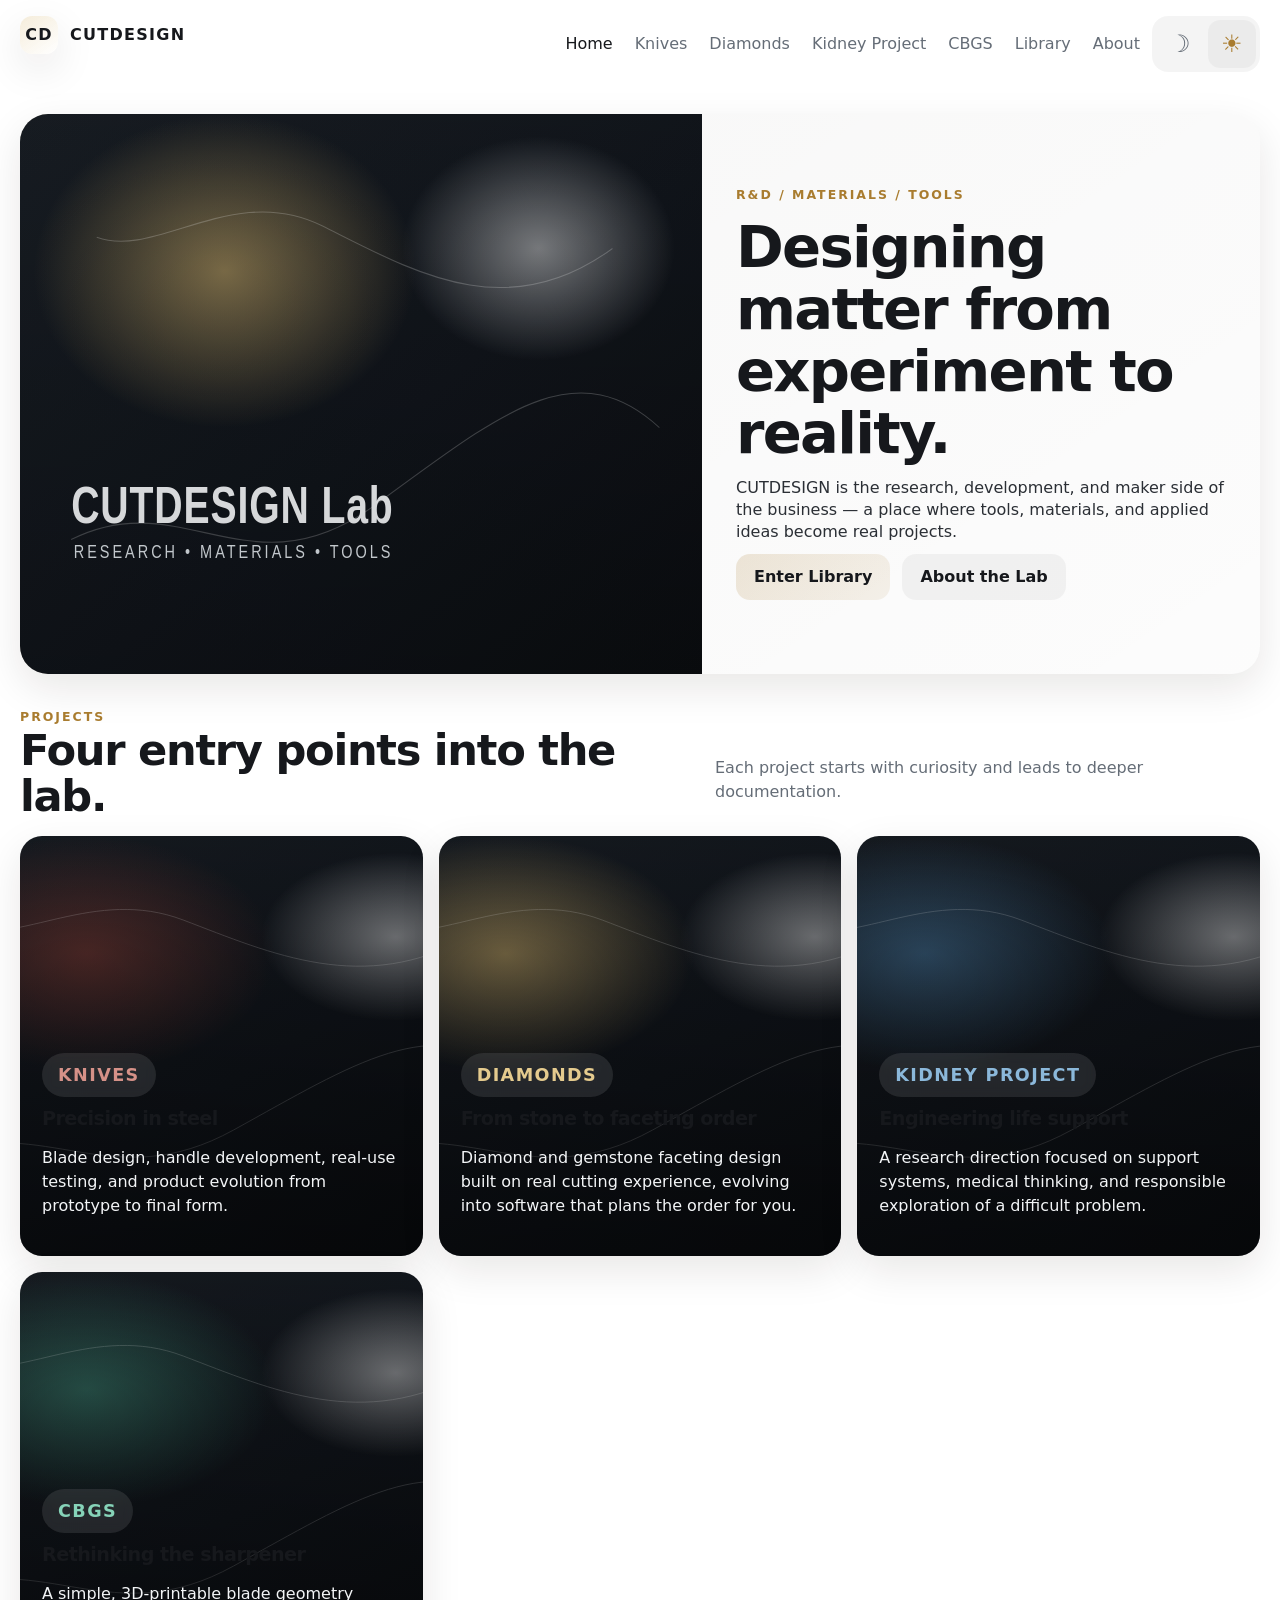
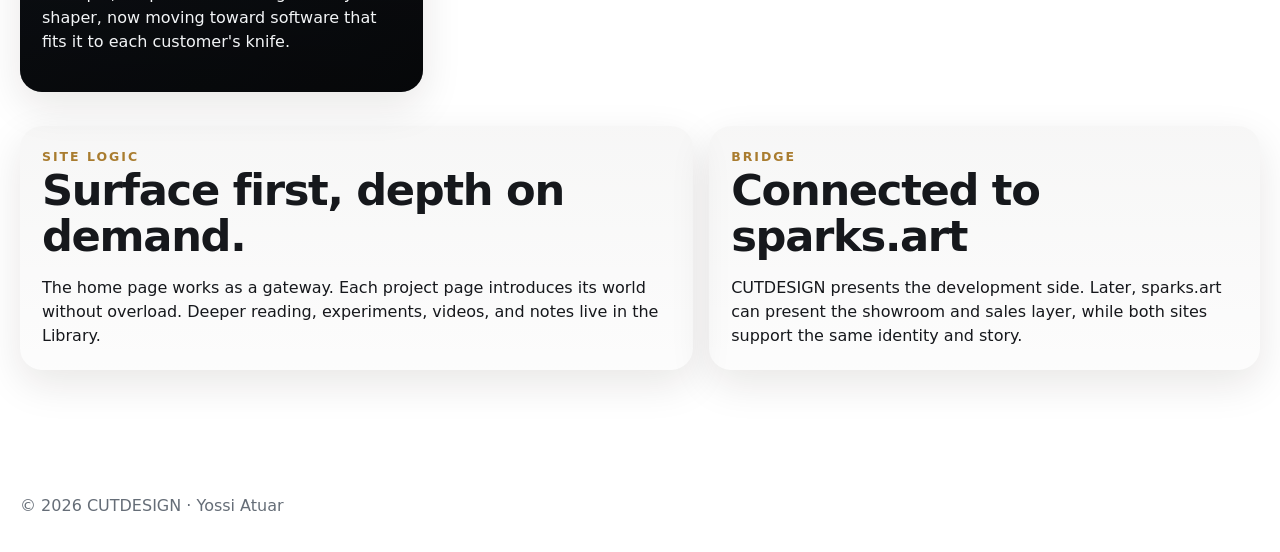
<file: index.html>
<!DOCTYPE html>
<html lang="en">
<head>
  <meta charset="UTF-8">
  <script>
    (function () {
      try {
        if (localStorage.getItem('cutdesign-theme') === 'dark') {
          document.documentElement.setAttribute('data-theme', 'dark');
        }
      } catch (e) {}
    })();
  </script>
  <meta name="viewport" content="width=device-width, initial-scale=1.0">
  <meta name="description" content="CUTDESIGN — research, development, and maker projects across knives, diamonds, and experimental directions.">
  <title>CUTDESIGN</title>
  <link rel="stylesheet" href="assets/css/styles.css">
  <link rel="icon" type="image/svg+xml" href="assets/images/favicon.svg">
</head>
<body data-page="home">
  <header class="site-header">
    <div class="container header-inner">
      <a href="index.html" class="brand" data-nav="home">
        <span class="brand-mark">CD</span>
        <span>CUTDESIGN</span>
      </a>
      <div class="nav-cluster">
        <button class="nav-toggle" aria-label="Toggle navigation" aria-expanded="false" aria-controls="siteNav" id="navToggle">Menu</button>
        <nav class="site-nav" id="siteNav">
          <a href="index.html" data-nav="home">Home</a>
          <a href="knives.html" data-nav="knives">Knives</a>
          <a href="diamonds.html" data-nav="diamonds">Diamonds</a>
          <a href="kidney.html" data-nav="kidney">Kidney Project</a>
          <a href="cbgs.html" data-nav="cbgs">CBGS</a>
          <a href="library.html" data-nav="library">Library</a>
          <a href="about.html" data-nav="about">About</a>
        </nav>
        <div class="theme-toggle" id="themeToggle" role="group" aria-label="Theme">
          <button class="theme-option" type="button" data-theme-choice="dark" aria-pressed="false" aria-label="Dark theme">
            <span aria-hidden="true">&#9789;</span>
          </button>
          <button class="theme-option" type="button" data-theme-choice="light" aria-pressed="true" aria-label="Light theme">
            <span aria-hidden="true">&#9728;</span>
          </button>
        </div>
      </div>
    </div>
  </header>
  <main class="page">

    <div class="container">
      <div class="hero">
        <div class="hero-grid">
          <div class="hero-media">
            <img class="media-img" src="assets/images/home-hero.svg" alt="CUTDESIGN research and development workspace with tools and materials" loading="eager" decoding="async">
          </div>
          <div class="hero-copy">
            <div class="eyebrow">R&D / Materials / Tools</div>
            <h1>Designing matter from experiment to reality.</h1>
            <p class="lead">CUTDESIGN is the research, development, and maker side of the business — a place where tools, materials, and applied ideas become real projects.</p>
            <div class="actions">
              <a class="btn primary" href="library.html">Enter Library</a>
              <a class="btn" href="about.html">About the Lab</a>
            </div>
          </div>
        </div>
      </div>

      <section class="section">
        <div class="section-header">
          <div>
            <div class="eyebrow">Projects</div>
            <h2>Four entry points into the lab.</h2>
          </div>
          <p class="muted">Each project starts with curiosity and leads to deeper documentation.</p>
        </div>
        <div class="project-grid">
          <a class="card project-card" href="knives.html" aria-label="Open Knives project page">
            <img class="media-img" src="assets/images/project-knives.svg" alt="Chef knife prototype displayed in a dramatic studio setting" loading="lazy" decoding="async">
            <span class="tag accent-knife">Knives</span>
            <h3>Precision in steel</h3>
            <p>Blade design, handle development, real-use testing, and product evolution from prototype to final form.</p>
          </a>
          <a class="card project-card" href="diamonds.html" aria-label="Open Diamonds project page">
            <img class="media-img" src="assets/images/project-diamonds.svg" alt="Diamond material and precision work environment" loading="lazy" decoding="async">
            <span class="tag accent-diamond">Diamonds</span>
            <h3>From stone to faceting order</h3>
            <p>Diamond and gemstone faceting design built on real cutting experience, evolving into software that plans the order for you.</p>
          </a>
          <a class="card project-card" href="kidney.html" aria-label="Open Kidney Project page">
            <img class="media-img" src="assets/images/project-kidney.svg" alt="Clean medical research visual representing kidney support system exploration" loading="lazy" decoding="async">
            <span class="tag accent-kidney">Kidney Project</span>
            <h3>Engineering life support</h3>
            <p>A research direction focused on support systems, medical thinking, and responsible exploration of a difficult problem.</p>
          </a>
          <a class="card project-card" href="cbgs.html" aria-label="Open CBGS project page">
            <img class="media-img" src="assets/images/project-cbgs.svg" alt="CBGS sharpening jig and blade geometry visual" loading="lazy" decoding="async">
            <span class="tag accent-cbgs">CBGS</span>
            <h3>Rethinking the sharpener</h3>
            <p>A simple, 3D-printable blade geometry shaper, now moving toward software that fits it to each customer's knife.</p>
          </a>
        </div>
      </section>

      <section class="section split">
        <div class="panel">
          <div class="eyebrow">Site Logic</div>
          <h2>Surface first, depth on demand.</h2>
          <p>The home page works as a gateway. Each project page introduces its world without overload. Deeper reading, experiments, videos, and notes live in the Library.</p>
        </div>
        <div class="panel">
          <div class="eyebrow">Bridge</div>
          <h2>Connected to sparks.art</h2>
          <p>CUTDESIGN presents the development side. Later, sparks.art can present the showroom and sales layer, while both sites support the same identity and story.</p>
        </div>
      </section>
    </div>
  </main>
  <footer class="footer">
    <div class="container">&copy; 2026 CUTDESIGN · Yossi Atuar</div>
  </footer>
  <script src="assets/js/site.js"></script>
</body>
</html>
</file>
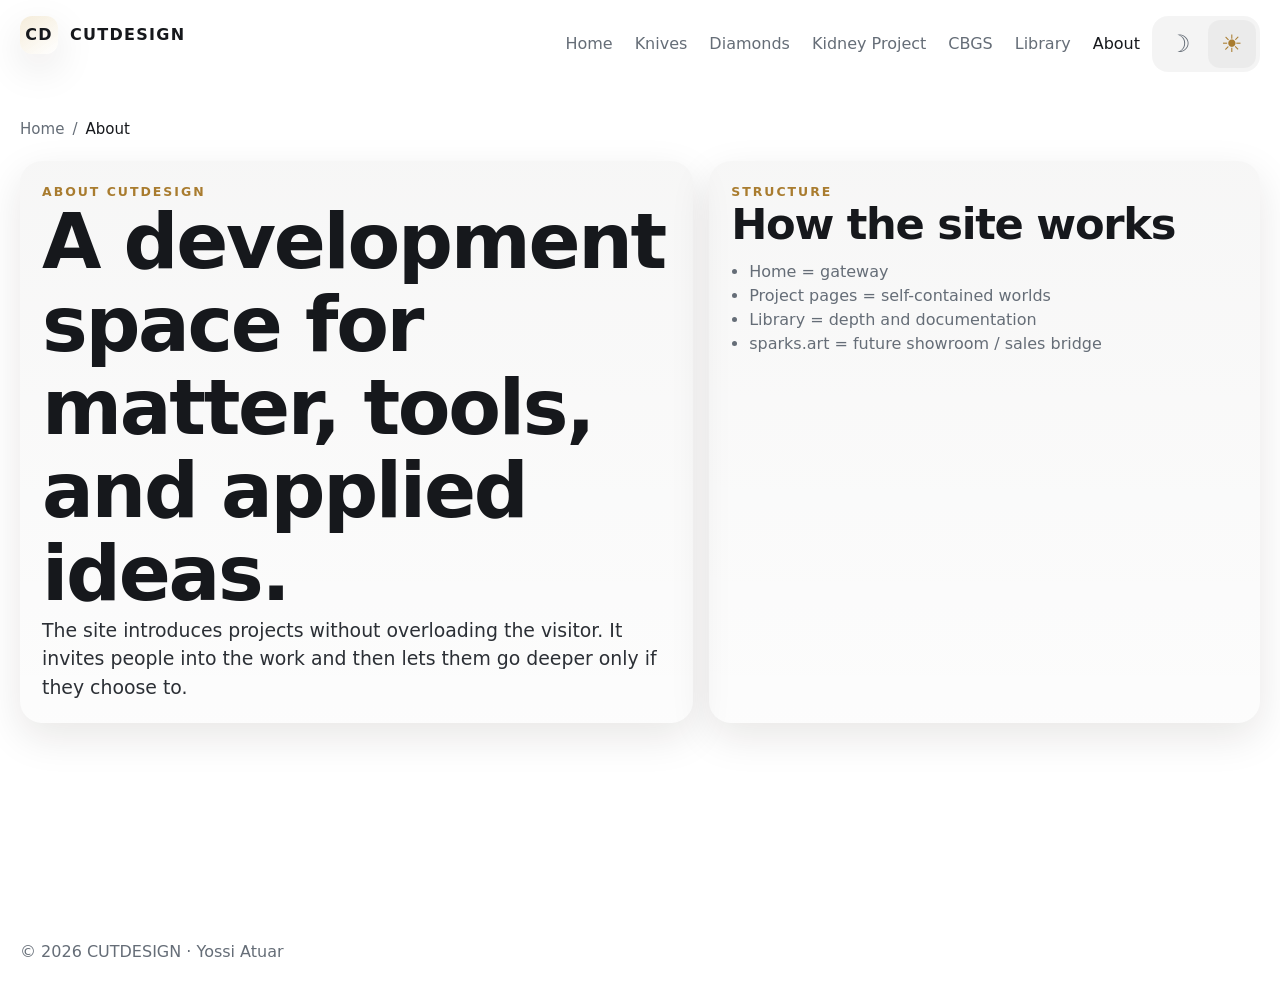
<file: about.html>
<!DOCTYPE html>
<html lang="en">
<head>
  <meta charset="UTF-8">
  <script>
    (function () {
      try {
        if (localStorage.getItem('cutdesign-theme') === 'dark') {
          document.documentElement.setAttribute('data-theme', 'dark');
        }
      } catch (e) {}
    })();
  </script>
  <meta name="viewport" content="width=device-width, initial-scale=1.0">
  <meta name="description" content="CUTDESIGN — research, development, and maker projects across knives, diamonds, and experimental directions.">
  <title>CUTDESIGN — About</title>
  <link rel="stylesheet" href="assets/css/styles.css">
  <link rel="icon" type="image/svg+xml" href="assets/images/favicon.svg">
</head>
<body data-page="about">
  <header class="site-header">
    <div class="container header-inner">
      <a href="index.html" class="brand" data-nav="home">
        <span class="brand-mark">CD</span>
        <span>CUTDESIGN</span>
      </a>
      <div class="nav-cluster">
        <button class="nav-toggle" aria-label="Toggle navigation" aria-expanded="false" aria-controls="siteNav" id="navToggle">Menu</button>
        <nav class="site-nav" id="siteNav">
          <a href="index.html" data-nav="home">Home</a>
          <a href="knives.html" data-nav="knives">Knives</a>
          <a href="diamonds.html" data-nav="diamonds">Diamonds</a>
          <a href="kidney.html" data-nav="kidney">Kidney Project</a>
          <a href="cbgs.html" data-nav="cbgs">CBGS</a>
          <a href="library.html" data-nav="library">Library</a>
          <a href="about.html" data-nav="about">About</a>
        </nav>
        <div class="theme-toggle" id="themeToggle" role="group" aria-label="Theme">
          <button class="theme-option" type="button" data-theme-choice="dark" aria-pressed="false" aria-label="Dark theme">
            <span aria-hidden="true">&#9789;</span>
          </button>
          <button class="theme-option" type="button" data-theme-choice="light" aria-pressed="true" aria-label="Light theme">
            <span aria-hidden="true">&#9728;</span>
          </button>
        </div>
      </div>
    </div>
  </header>
  <main class="page">

    <div class="container">
      <nav class="breadcrumb">
        <a href="index.html">Home</a><span>/</span><span class="current">About</span>
      </nav>
      <div class="split">
        <div class="panel">
          <div class="eyebrow">About CUTDESIGN</div>
          <h1>A development space for matter, tools, and applied ideas.</h1>
          <p class="lead">The site introduces projects without overloading the visitor. It invites people into the work and then lets them go deeper only if they choose to.</p>
        </div>
        <div class="panel">
          <div class="eyebrow">Structure</div>
          <h2>How the site works</h2>
          <ul class="muted" style="padding-left: 18px; margin: 12px 0 0;">
            <li>Home = gateway</li>
            <li>Project pages = self-contained worlds</li>
            <li>Library = depth and documentation</li>
            <li>sparks.art = future showroom / sales bridge</li>
          </ul>
        </div>
      </div>
    </div>
  </main>
  <footer class="footer">
    <div class="container">&copy; 2026 CUTDESIGN · Yossi Atuar</div>
  </footer>
  <script src="assets/js/site.js"></script>
</body>
</html>
</file>
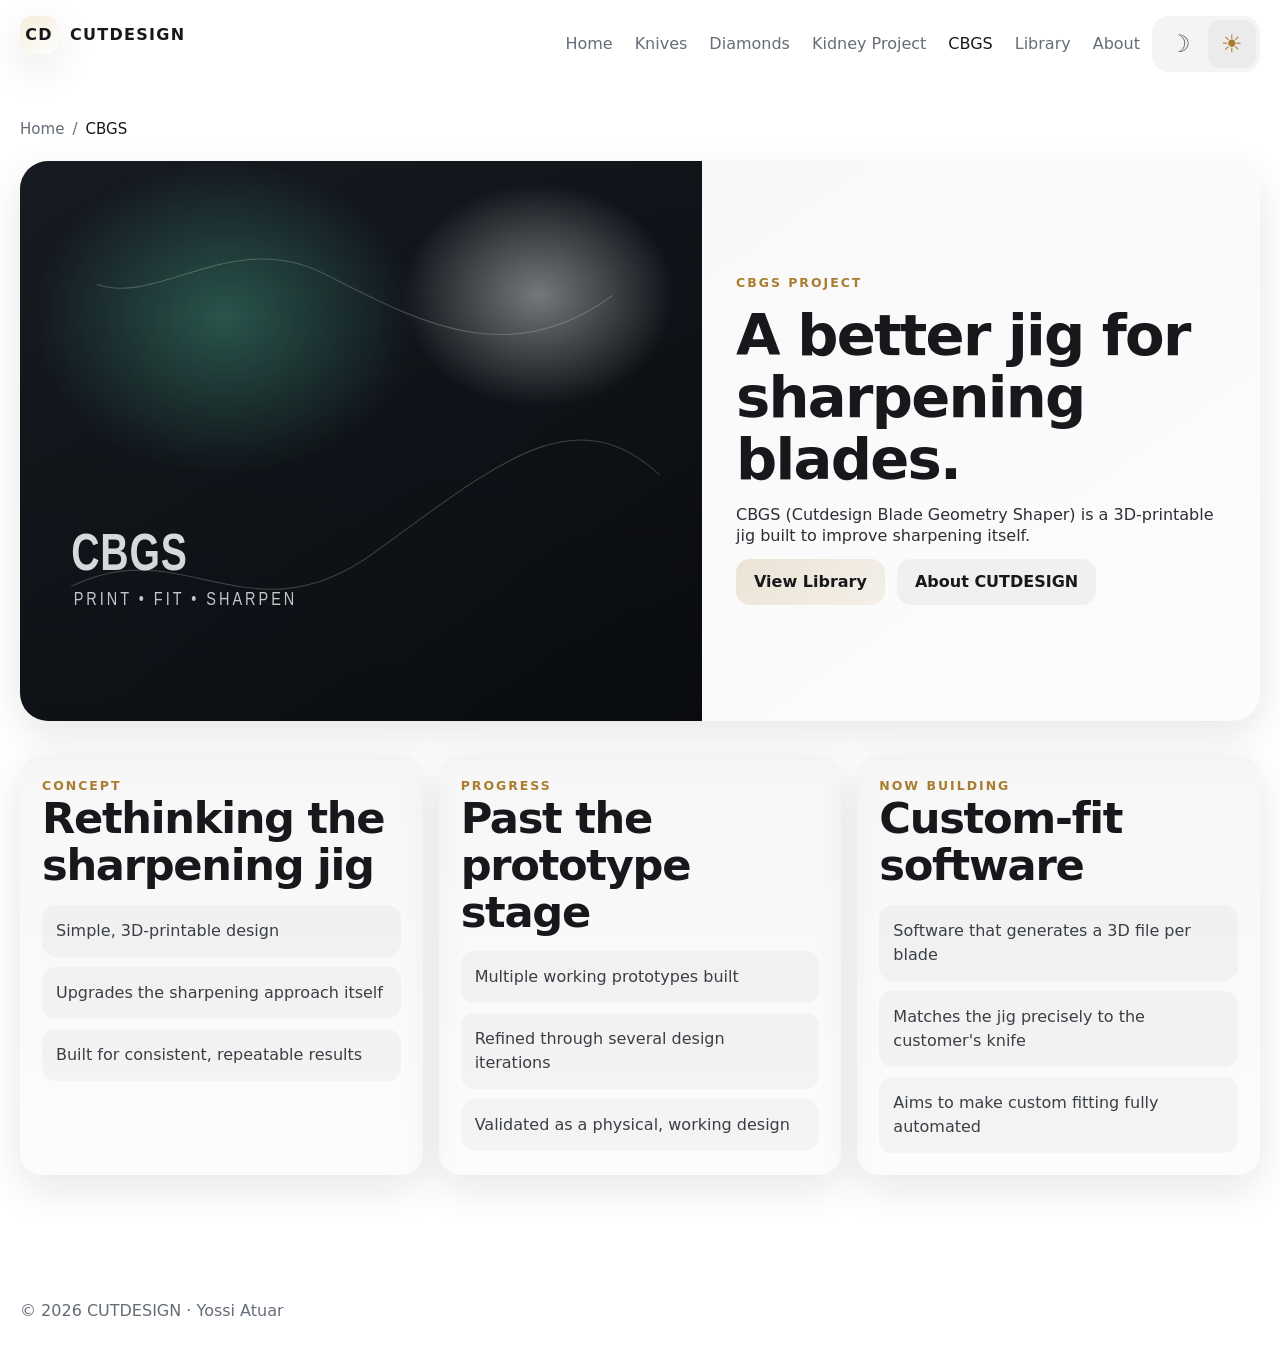
<file: cbgs.html>
<!DOCTYPE html>
<html lang="en">
<head>
  <meta charset="UTF-8">
  <script>
    (function () {
      try {
        if (localStorage.getItem('cutdesign-theme') === 'dark') {
          document.documentElement.setAttribute('data-theme', 'dark');
        }
      } catch (e) {}
    })();
  </script>
  <meta name="viewport" content="width=device-width, initial-scale=1.0">
  <meta name="description" content="CUTDESIGN — research, development, and maker projects across knives, diamonds, and experimental directions.">
  <title>CUTDESIGN — CBGS</title>
  <link rel="stylesheet" href="assets/css/styles.css">
  <link rel="icon" type="image/svg+xml" href="assets/images/favicon.svg">
</head>
<body data-page="cbgs">
  <header class="site-header">
    <div class="container header-inner">
      <a href="index.html" class="brand" data-nav="home">
        <span class="brand-mark">CD</span>
        <span>CUTDESIGN</span>
      </a>
      <div class="nav-cluster">
        <button class="nav-toggle" aria-label="Toggle navigation" aria-expanded="false" aria-controls="siteNav" id="navToggle">Menu</button>
        <nav class="site-nav" id="siteNav">
          <a href="index.html" data-nav="home">Home</a>
          <a href="knives.html" data-nav="knives">Knives</a>
          <a href="diamonds.html" data-nav="diamonds">Diamonds</a>
          <a href="kidney.html" data-nav="kidney">Kidney Project</a>
          <a href="cbgs.html" data-nav="cbgs">CBGS</a>
          <a href="library.html" data-nav="library">Library</a>
          <a href="about.html" data-nav="about">About</a>
        </nav>
        <div class="theme-toggle" id="themeToggle" role="group" aria-label="Theme">
          <button class="theme-option" type="button" data-theme-choice="dark" aria-pressed="false" aria-label="Dark theme">
            <span aria-hidden="true">&#9789;</span>
          </button>
          <button class="theme-option" type="button" data-theme-choice="light" aria-pressed="true" aria-label="Light theme">
            <span aria-hidden="true">&#9728;</span>
          </button>
        </div>
      </div>
    </div>
  </header>
  <main class="page">

    <div class="container">
      <nav class="breadcrumb">
        <a href="index.html">Home</a><span>/</span><span class="current">CBGS</span>
      </nav>
      <div class="hero">
        <div class="hero-grid">
          <div class="hero-media">
            <img class="media-img" src="assets/images/cbgs-hero.svg" alt="CBGS blade geometry shaper hero image" loading="eager" decoding="async">
          </div>
          <div class="hero-copy">
            <div class="eyebrow">CBGS Project</div>
            <h1>A better jig for sharpening blades.</h1>
            <p class="lead">CBGS (Cutdesign Blade Geometry Shaper) is a 3D-printable jig built to improve sharpening itself.</p>
            <div class="actions">
              <a class="btn primary" href="library.html">View Library</a>
              <a class="btn" href="about.html">About CUTDESIGN</a>
            </div>
          </div>
        </div>
      </div>
      <section class="section card-grid">
        <div class="card list-block">
          <div class="eyebrow">Concept</div>
          <h2>Rethinking the sharpening jig</h2>
          <ul>
            <li>Simple, 3D-printable design</li>
            <li>Upgrades the sharpening approach itself</li>
            <li>Built for consistent, repeatable results</li>
          </ul>
        </div>
        <div class="card list-block">
          <div class="eyebrow">Progress</div>
          <h2>Past the prototype stage</h2>
          <ul>
            <li>Multiple working prototypes built</li>
            <li>Refined through several design iterations</li>
            <li>Validated as a physical, working design</li>
          </ul>
        </div>
        <div class="card list-block">
          <div class="eyebrow">Now Building</div>
          <h2>Custom-fit software</h2>
          <ul>
            <li>Software that generates a 3D file per blade</li>
            <li>Matches the jig precisely to the customer's knife</li>
            <li>Aims to make custom fitting fully automated</li>
          </ul>
        </div>
      </section>
    </div>
  </main>
  <footer class="footer">
    <div class="container">&copy; 2026 CUTDESIGN · Yossi Atuar</div>
  </footer>
  <script src="assets/js/site.js"></script>
</body>
</html>
</file>
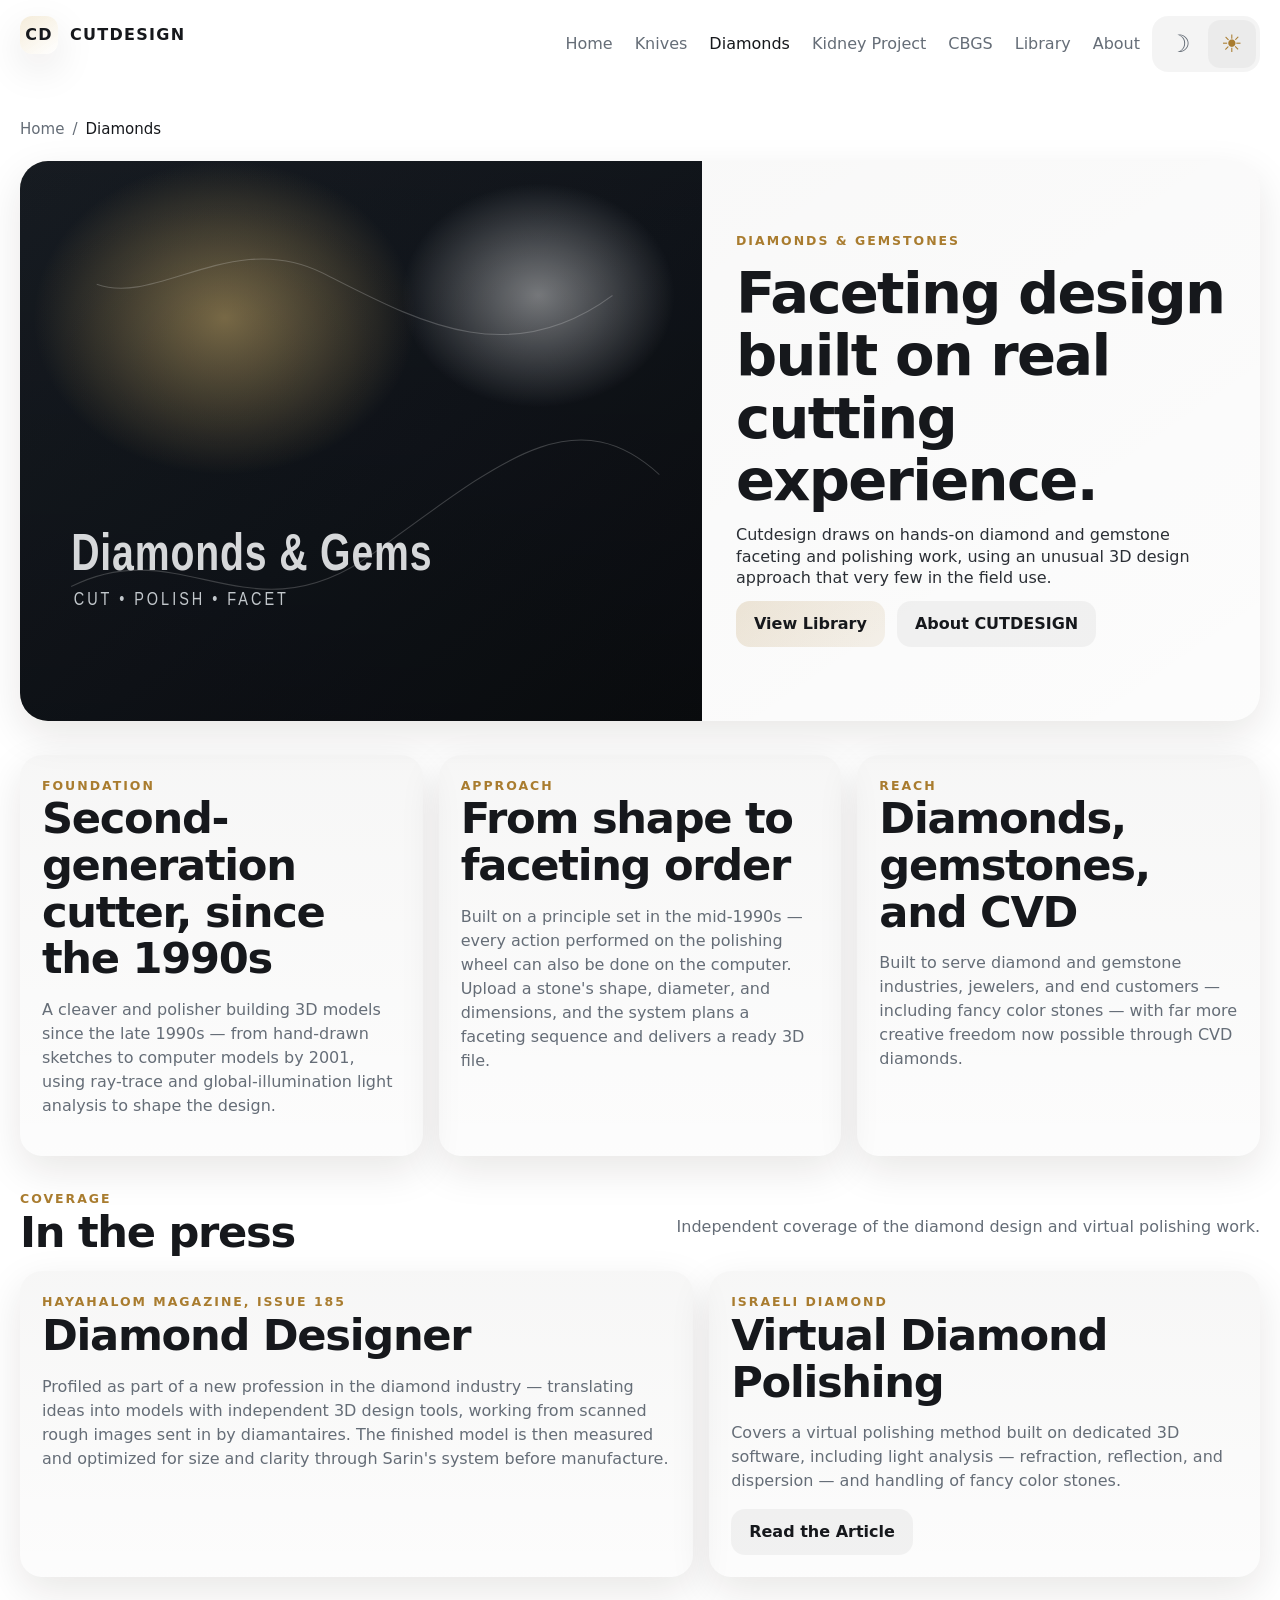
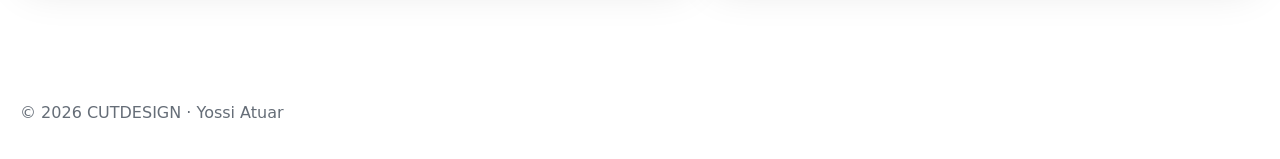
<file: diamonds.html>
<!DOCTYPE html>
<html lang="en">
<head>
  <meta charset="UTF-8">
  <script>
    (function () {
      try {
        if (localStorage.getItem('cutdesign-theme') === 'dark') {
          document.documentElement.setAttribute('data-theme', 'dark');
        }
      } catch (e) {}
    })();
  </script>
  <meta name="viewport" content="width=device-width, initial-scale=1.0">
  <meta name="description" content="CUTDESIGN — research, development, and maker projects across knives, diamonds, and experimental directions.">
  <title>CUTDESIGN — Diamonds</title>
  <link rel="stylesheet" href="assets/css/styles.css">
  <link rel="icon" type="image/svg+xml" href="assets/images/favicon.svg">
</head>
<body data-page="diamonds">
  <header class="site-header">
    <div class="container header-inner">
      <a href="index.html" class="brand" data-nav="home">
        <span class="brand-mark">CD</span>
        <span>CUTDESIGN</span>
      </a>
      <div class="nav-cluster">
        <button class="nav-toggle" aria-label="Toggle navigation" aria-expanded="false" aria-controls="siteNav" id="navToggle">Menu</button>
        <nav class="site-nav" id="siteNav">
          <a href="index.html" data-nav="home">Home</a>
          <a href="knives.html" data-nav="knives">Knives</a>
          <a href="diamonds.html" data-nav="diamonds">Diamonds</a>
          <a href="kidney.html" data-nav="kidney">Kidney Project</a>
          <a href="cbgs.html" data-nav="cbgs">CBGS</a>
          <a href="library.html" data-nav="library">Library</a>
          <a href="about.html" data-nav="about">About</a>
        </nav>
        <div class="theme-toggle" id="themeToggle" role="group" aria-label="Theme">
          <button class="theme-option" type="button" data-theme-choice="dark" aria-pressed="false" aria-label="Dark theme">
            <span aria-hidden="true">&#9789;</span>
          </button>
          <button class="theme-option" type="button" data-theme-choice="light" aria-pressed="true" aria-label="Light theme">
            <span aria-hidden="true">&#9728;</span>
          </button>
        </div>
      </div>
    </div>
  </header>
  <main class="page">

    <div class="container">
      <nav class="breadcrumb">
        <a href="index.html">Home</a><span>/</span><span class="current">Diamonds</span>
      </nav>
      <div class="hero">
        <div class="hero-grid">
          <div class="hero-media">
            <img class="media-img" src="assets/images/diamonds-hero.svg" alt="Diamonds hero image" loading="eager" decoding="async">
          </div>
          <div class="hero-copy">
            <div class="eyebrow">Diamonds &amp; Gemstones</div>
            <h1>Faceting design built on real cutting experience.</h1>
            <p class="lead">Cutdesign draws on hands-on diamond and gemstone faceting and polishing work, using an unusual 3D design approach that very few in the field use.</p>
            <div class="actions">
              <a class="btn primary" href="library.html">View Library</a>
              <a class="btn" href="about.html">About CUTDESIGN</a>
            </div>
          </div>
        </div>
      </div>
      <section class="section card-grid">
        <div class="card list-block">
          <div class="eyebrow">Foundation</div>
          <h2>Second-generation cutter, since the 1990s</h2>
          <p class="muted">A cleaver and polisher building 3D models since the late 1990s — from hand-drawn sketches to computer models by 2001, using ray-trace and global-illumination light analysis to shape the design.</p>
        </div>
        <div class="card list-block">
          <div class="eyebrow">Approach</div>
          <h2>From shape to faceting order</h2>
          <p class="muted">Built on a principle set in the mid-1990s — every action performed on the polishing wheel can also be done on the computer. Upload a stone's shape, diameter, and dimensions, and the system plans a faceting sequence and delivers a ready 3D file.</p>
        </div>
        <div class="card list-block">
          <div class="eyebrow">Reach</div>
          <h2>Diamonds, gemstones, and CVD</h2>
          <p class="muted">Built to serve diamond and gemstone industries, jewelers, and end customers — including fancy color stones — with far more creative freedom now possible through CVD diamonds.</p>
        </div>
      </section>

      <section class="section">
      <div class="section-header">
        <div>
          <div class="eyebrow">Coverage</div>
          <h2>In the press</h2>
        </div>
        <p class="muted">Independent coverage of the diamond design and virtual polishing work.</p>
      </div>
      <div class="split">
        <div class="panel">
          <div class="eyebrow">HaYahalom Magazine, Issue 185</div>
          <h2>Diamond Designer</h2>
          <p class="muted">Profiled as part of a new profession in the diamond industry — translating ideas into models with independent 3D design tools, working from scanned rough images sent in by diamantaires. The finished model is then measured and optimized for size and clarity through Sarin's system before manufacture.</p>
        </div>
        <div class="panel">
          <div class="eyebrow">Israeli Diamond</div>
          <h2>Virtual Diamond Polishing</h2>
          <p class="muted">Covers a virtual polishing method built on dedicated 3D software, including light analysis — refraction, reflection, and dispersion — and handling of fancy color stones.</p>
          <div class="actions" style="margin-top: 12px;">
            <a class="btn" href="https://en.israelidiamond.co.il/diamond-articles/israeli-diamantaires/virtual-diamond-polishing/" target="_blank" rel="noopener">Read the Article</a>
          </div>
        </div>
      </div>
      </section>
    </div>
  </main>
  <footer class="footer">
    <div class="container">&copy; 2026 CUTDESIGN · Yossi Atuar</div>
  </footer>
  <script src="assets/js/site.js"></script>
</body>
</html>
</file>
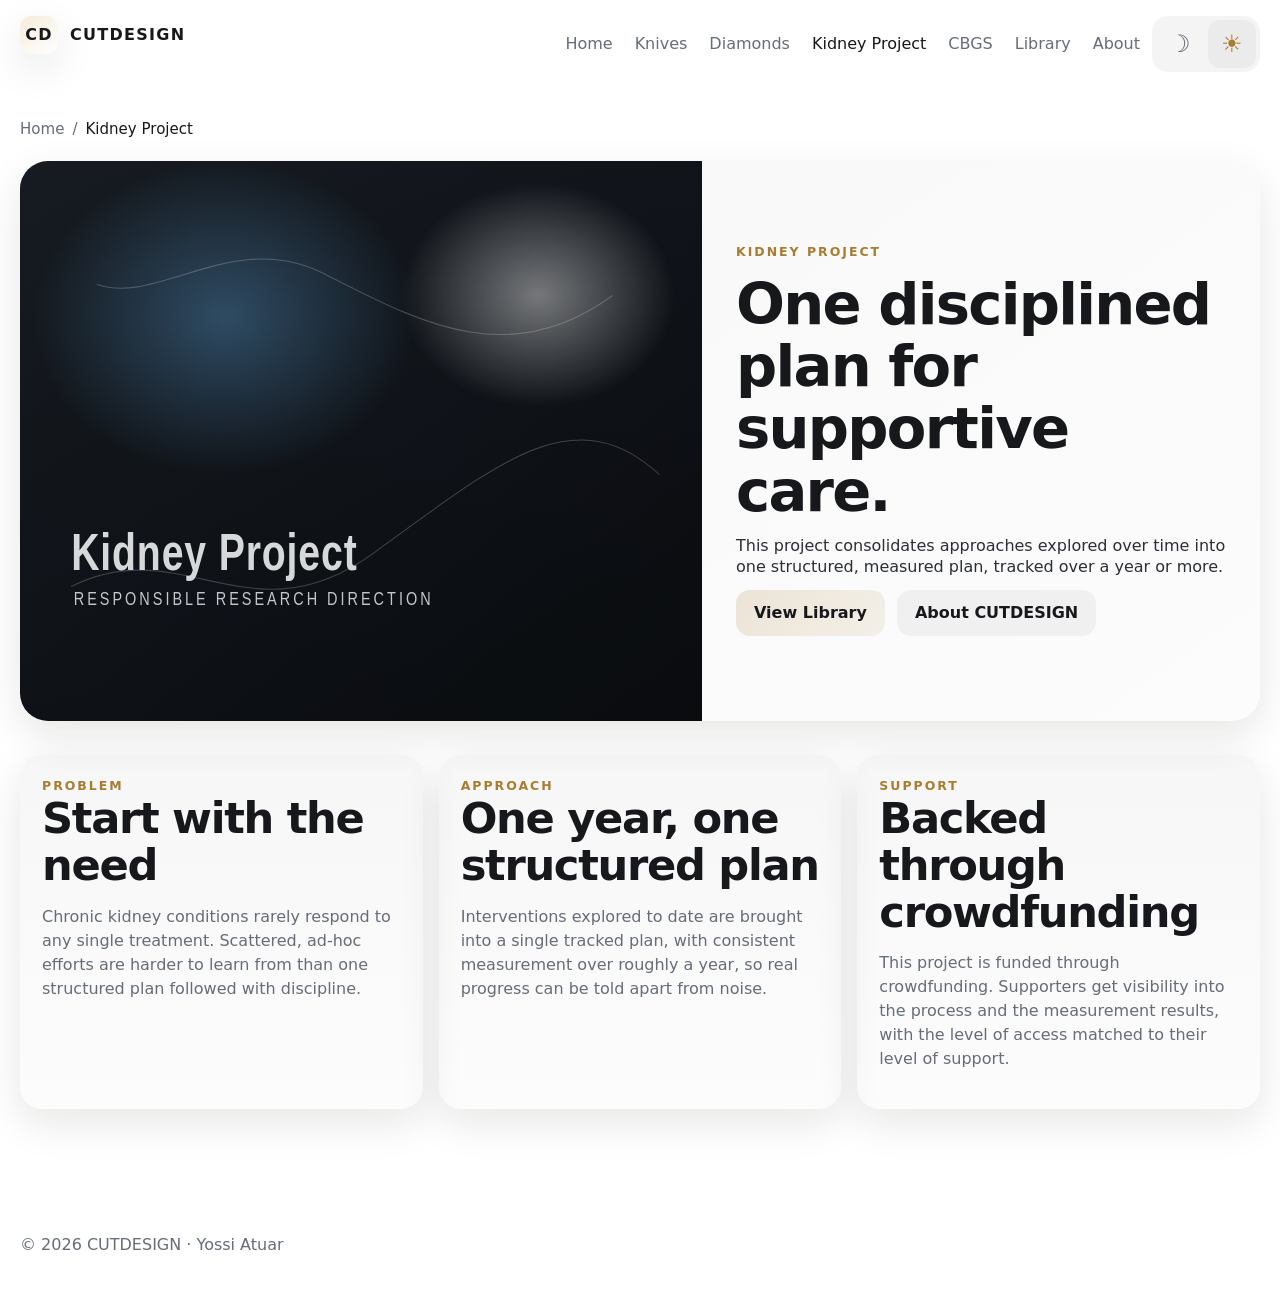
<file: kidney.html>
<!DOCTYPE html>
<html lang="en">
<head>
  <meta charset="UTF-8">
  <script>
    (function () {
      try {
        if (localStorage.getItem('cutdesign-theme') === 'dark') {
          document.documentElement.setAttribute('data-theme', 'dark');
        }
      } catch (e) {}
    })();
  </script>
  <meta name="viewport" content="width=device-width, initial-scale=1.0">
  <meta name="description" content="CUTDESIGN — research, development, and maker projects across knives, diamonds, and experimental directions.">
  <title>CUTDESIGN — Kidney Project</title>
  <link rel="stylesheet" href="assets/css/styles.css">
  <link rel="icon" type="image/svg+xml" href="assets/images/favicon.svg">
</head>
<body data-page="kidney">
  <header class="site-header">
    <div class="container header-inner">
      <a href="index.html" class="brand" data-nav="home">
        <span class="brand-mark">CD</span>
        <span>CUTDESIGN</span>
      </a>
      <div class="nav-cluster">
        <button class="nav-toggle" aria-label="Toggle navigation" aria-expanded="false" aria-controls="siteNav" id="navToggle">Menu</button>
        <nav class="site-nav" id="siteNav">
          <a href="index.html" data-nav="home">Home</a>
          <a href="knives.html" data-nav="knives">Knives</a>
          <a href="diamonds.html" data-nav="diamonds">Diamonds</a>
          <a href="kidney.html" data-nav="kidney">Kidney Project</a>
          <a href="cbgs.html" data-nav="cbgs">CBGS</a>
          <a href="library.html" data-nav="library">Library</a>
          <a href="about.html" data-nav="about">About</a>
        </nav>
        <div class="theme-toggle" id="themeToggle" role="group" aria-label="Theme">
          <button class="theme-option" type="button" data-theme-choice="dark" aria-pressed="false" aria-label="Dark theme">
            <span aria-hidden="true">&#9789;</span>
          </button>
          <button class="theme-option" type="button" data-theme-choice="light" aria-pressed="true" aria-label="Light theme">
            <span aria-hidden="true">&#9728;</span>
          </button>
        </div>
      </div>
    </div>
  </header>
  <main class="page">

    <div class="container">
      <nav class="breadcrumb">
        <a href="index.html">Home</a><span>/</span><span class="current">Kidney Project</span>
      </nav>
      <div class="hero">
        <div class="hero-grid">
          <div class="hero-media">
            <img class="media-img" src="assets/images/kidney-hero.svg" alt="Kidney Project hero image" loading="eager" decoding="async">
          </div>
          <div class="hero-copy">
            <div class="eyebrow">Kidney Project</div>
            <h1>One disciplined plan for supportive care.</h1>
            <p class="lead">This project consolidates approaches explored over time into one structured, measured plan, tracked over a year or more.</p>
            <div class="actions">
              <a class="btn primary" href="library.html">View Library</a>
              <a class="btn" href="about.html">About CUTDESIGN</a>
            </div>
          </div>
        </div>
      </div>
      <section class="section card-grid">
        <div class="card list-block">
          <div class="eyebrow">Problem</div>
          <h2>Start with the need</h2>
          <p class="muted">Chronic kidney conditions rarely respond to any single treatment. Scattered, ad-hoc efforts are harder to learn from than one structured plan followed with discipline.</p>
        </div>
        <div class="card list-block">
          <div class="eyebrow">Approach</div>
          <h2>One year, one structured plan</h2>
          <p class="muted">Interventions explored to date are brought into a single tracked plan, with consistent measurement over roughly a year, so real progress can be told apart from noise.</p>
        </div>
        <div class="card list-block">
          <div class="eyebrow">Support</div>
          <h2>Backed through crowdfunding</h2>
          <p class="muted">This project is funded through crowdfunding. Supporters get visibility into the process and the measurement results, with the level of access matched to their level of support.</p>
        </div>
      </section>
    </div>
  </main>
  <footer class="footer">
    <div class="container">&copy; 2026 CUTDESIGN · Yossi Atuar</div>
  </footer>
  <script src="assets/js/site.js"></script>
</body>
</html>
</file>
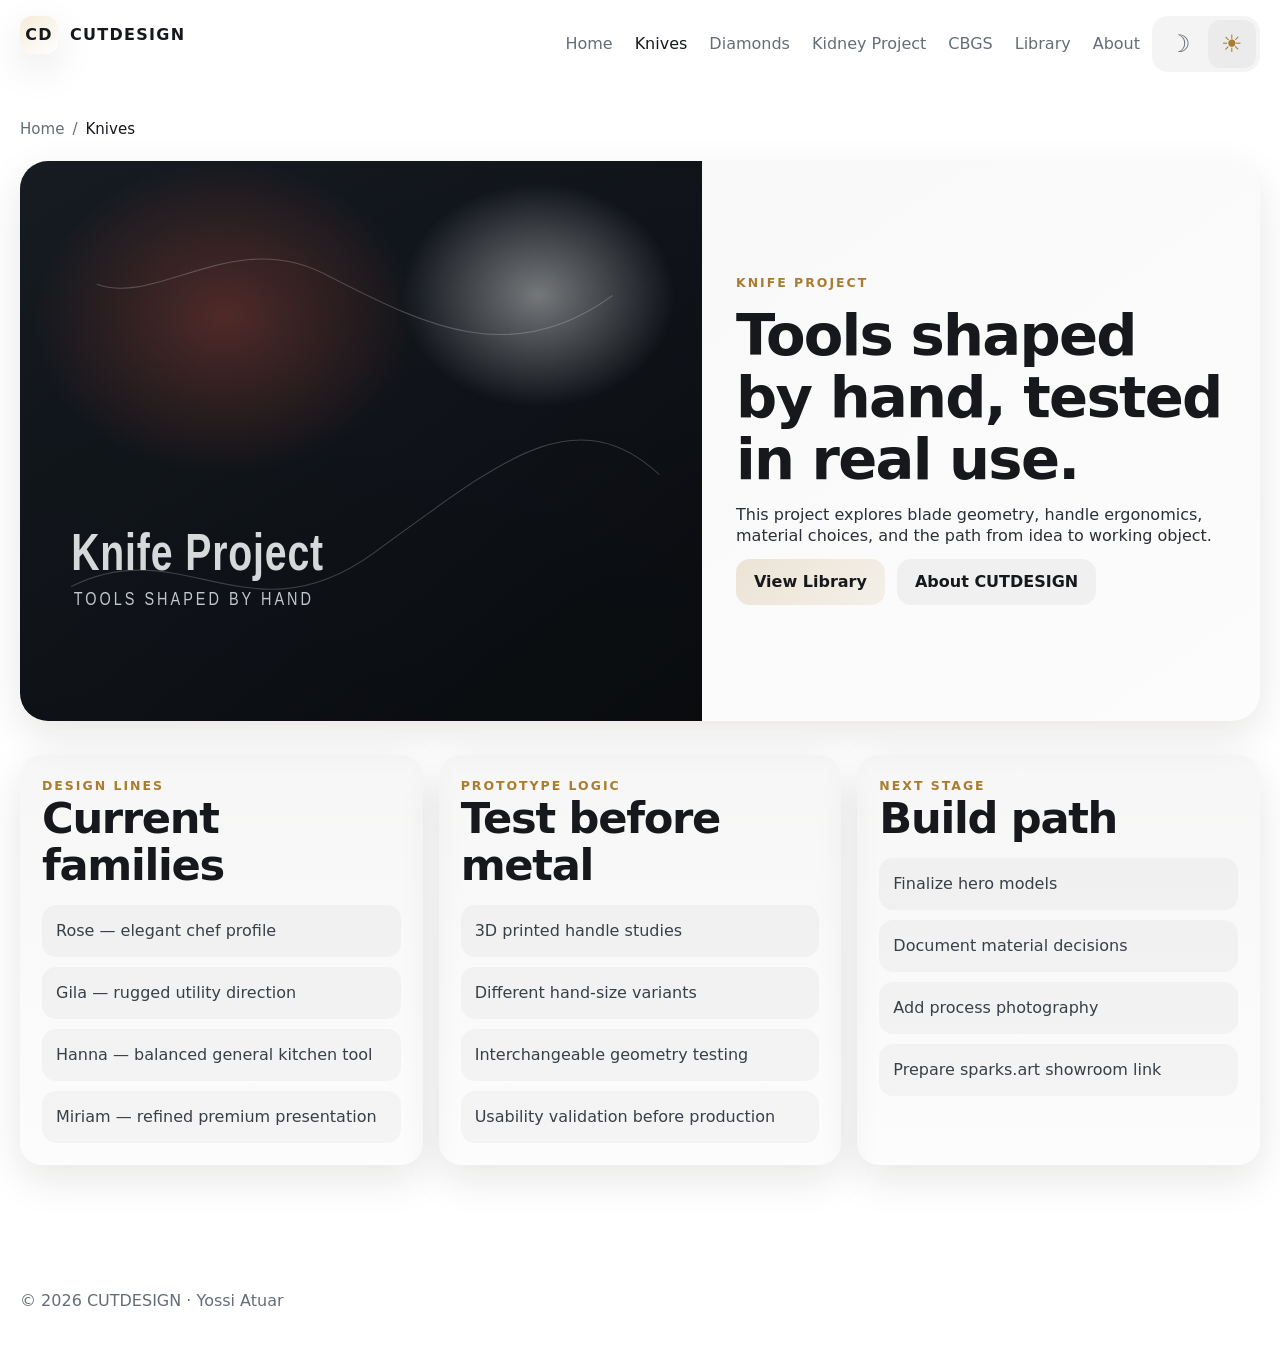
<file: knives.html>
<!DOCTYPE html>
<html lang="en">
<head>
  <meta charset="UTF-8">
  <script>
    (function () {
      try {
        if (localStorage.getItem('cutdesign-theme') === 'dark') {
          document.documentElement.setAttribute('data-theme', 'dark');
        }
      } catch (e) {}
    })();
  </script>
  <meta name="viewport" content="width=device-width, initial-scale=1.0">
  <meta name="description" content="CUTDESIGN — research, development, and maker projects across knives, diamonds, and experimental directions.">
  <title>CUTDESIGN — Knives</title>
  <link rel="stylesheet" href="assets/css/styles.css">
  <link rel="icon" type="image/svg+xml" href="assets/images/favicon.svg">
</head>
<body data-page="knives">
  <header class="site-header">
    <div class="container header-inner">
      <a href="index.html" class="brand" data-nav="home">
        <span class="brand-mark">CD</span>
        <span>CUTDESIGN</span>
      </a>
      <div class="nav-cluster">
        <button class="nav-toggle" aria-label="Toggle navigation" aria-expanded="false" aria-controls="siteNav" id="navToggle">Menu</button>
        <nav class="site-nav" id="siteNav">
          <a href="index.html" data-nav="home">Home</a>
          <a href="knives.html" data-nav="knives">Knives</a>
          <a href="diamonds.html" data-nav="diamonds">Diamonds</a>
          <a href="kidney.html" data-nav="kidney">Kidney Project</a>
          <a href="cbgs.html" data-nav="cbgs">CBGS</a>
          <a href="library.html" data-nav="library">Library</a>
          <a href="about.html" data-nav="about">About</a>
        </nav>
        <div class="theme-toggle" id="themeToggle" role="group" aria-label="Theme">
          <button class="theme-option" type="button" data-theme-choice="dark" aria-pressed="false" aria-label="Dark theme">
            <span aria-hidden="true">&#9789;</span>
          </button>
          <button class="theme-option" type="button" data-theme-choice="light" aria-pressed="true" aria-label="Light theme">
            <span aria-hidden="true">&#9728;</span>
          </button>
        </div>
      </div>
    </div>
  </header>
  <main class="page">

    <div class="container">
      <nav class="breadcrumb">
        <a href="index.html">Home</a><span>/</span><span class="current">Knives</span>
      </nav>
      <div class="hero">
        <div class="hero-grid">
          <div class="hero-media">
            <img class="media-img" src="assets/images/knives-hero.svg" alt="Knives hero image" loading="eager" decoding="async">
          </div>
          <div class="hero-copy">
            <div class="eyebrow">Knife Project</div>
            <h1>Tools shaped by hand, tested in real use.</h1>
            <p class="lead">This project explores blade geometry, handle ergonomics, material choices, and the path from idea to working object.</p>
            <div class="actions">
              <a class="btn primary" href="library.html">View Library</a>
              <a class="btn" href="about.html">About CUTDESIGN</a>
            </div>
          </div>
        </div>
      </div>
      <section class="section card-grid">
        <div class="card list-block">
          <div class="eyebrow">Design Lines</div>
          <h2>Current families</h2>
          <ul>
            <li>Rose — elegant chef profile</li>
            <li>Gila — rugged utility direction</li>
            <li>Hanna — balanced general kitchen tool</li>
            <li>Miriam — refined premium presentation</li>
          </ul>
        </div>
        <div class="card list-block">
          <div class="eyebrow">Prototype Logic</div>
          <h2>Test before metal</h2>
          <ul>
            <li>3D printed handle studies</li>
            <li>Different hand-size variants</li>
            <li>Interchangeable geometry testing</li>
            <li>Usability validation before production</li>
          </ul>
        </div>
        <div class="card list-block">
          <div class="eyebrow">Next Stage</div>
          <h2>Build path</h2>
          <ul>
            <li>Finalize hero models</li>
            <li>Document material decisions</li>
            <li>Add process photography</li>
            <li>Prepare sparks.art showroom link</li>
          </ul>
        </div>
      </section>
    </div>
  </main>
  <footer class="footer">
    <div class="container">&copy; 2026 CUTDESIGN · Yossi Atuar</div>
  </footer>
  <script src="assets/js/site.js"></script>
</body>
</html>
</file>
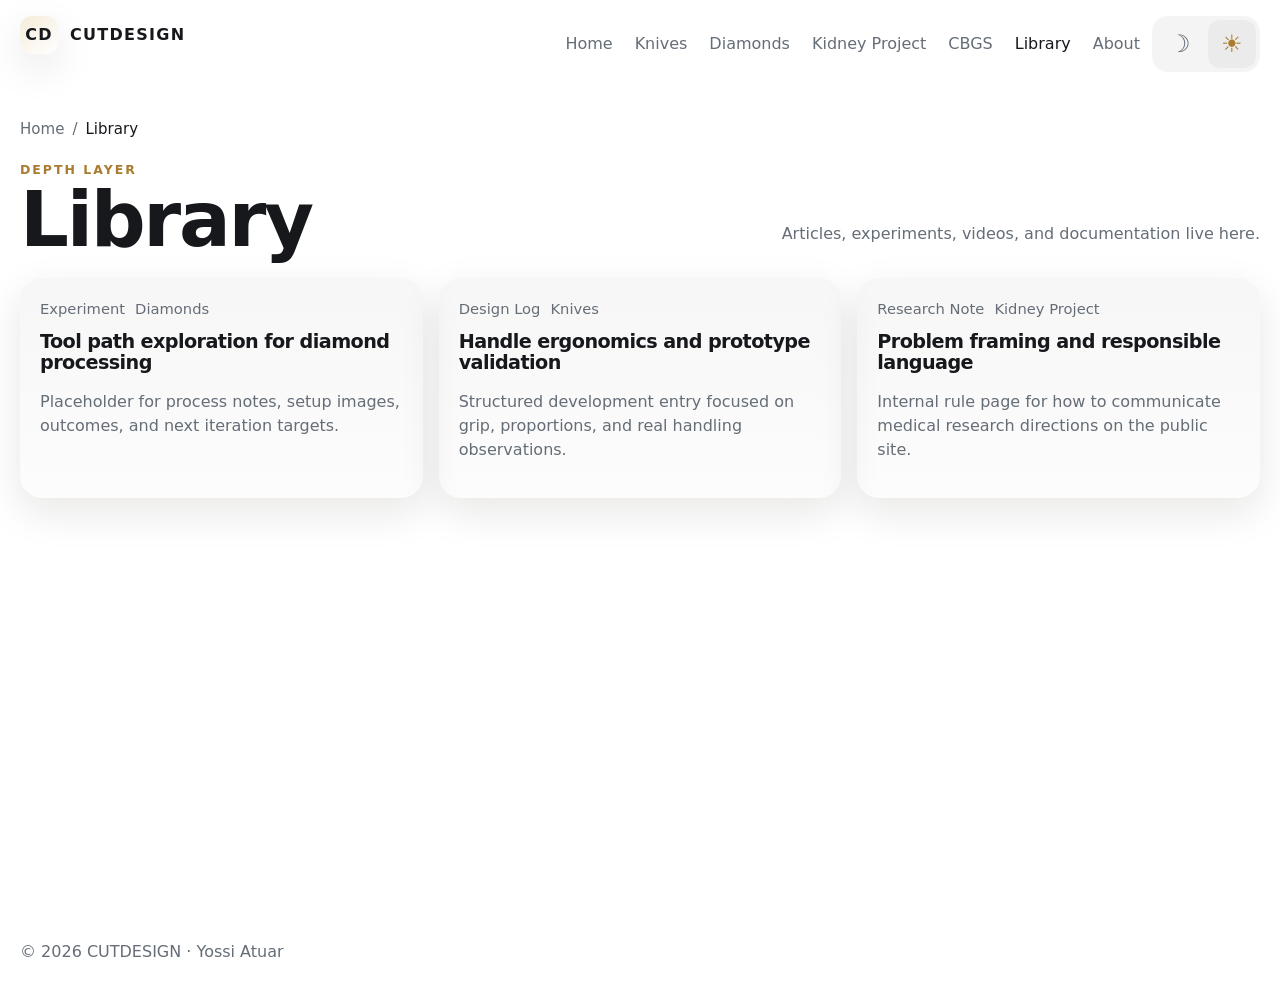
<file: library.html>
<!DOCTYPE html>
<html lang="en">
<head>
  <meta charset="UTF-8">
  <script>
    (function () {
      try {
        if (localStorage.getItem('cutdesign-theme') === 'dark') {
          document.documentElement.setAttribute('data-theme', 'dark');
        }
      } catch (e) {}
    })();
  </script>
  <meta name="viewport" content="width=device-width, initial-scale=1.0">
  <meta name="description" content="CUTDESIGN — research, development, and maker projects across knives, diamonds, and experimental directions.">
  <title>CUTDESIGN — Library</title>
  <link rel="stylesheet" href="assets/css/styles.css">
  <link rel="icon" type="image/svg+xml" href="assets/images/favicon.svg">
</head>
<body data-page="library">
  <header class="site-header">
    <div class="container header-inner">
      <a href="index.html" class="brand" data-nav="home">
        <span class="brand-mark">CD</span>
        <span>CUTDESIGN</span>
      </a>
      <div class="nav-cluster">
        <button class="nav-toggle" aria-label="Toggle navigation" aria-expanded="false" aria-controls="siteNav" id="navToggle">Menu</button>
        <nav class="site-nav" id="siteNav">
          <a href="index.html" data-nav="home">Home</a>
          <a href="knives.html" data-nav="knives">Knives</a>
          <a href="diamonds.html" data-nav="diamonds">Diamonds</a>
          <a href="kidney.html" data-nav="kidney">Kidney Project</a>
          <a href="cbgs.html" data-nav="cbgs">CBGS</a>
          <a href="library.html" data-nav="library">Library</a>
          <a href="about.html" data-nav="about">About</a>
        </nav>
        <div class="theme-toggle" id="themeToggle" role="group" aria-label="Theme">
          <button class="theme-option" type="button" data-theme-choice="dark" aria-pressed="false" aria-label="Dark theme">
            <span aria-hidden="true">&#9789;</span>
          </button>
          <button class="theme-option" type="button" data-theme-choice="light" aria-pressed="true" aria-label="Light theme">
            <span aria-hidden="true">&#9728;</span>
          </button>
        </div>
      </div>
    </div>
  </header>
  <main class="page">

    <div class="container">
      <nav class="breadcrumb">
        <a href="index.html">Home</a><span>/</span><span class="current">Library</span>
      </nav>
      <div class="section-header">
        <div>
          <div class="eyebrow">Depth Layer</div>
          <h1>Library</h1>
        </div>
        <p class="muted">Articles, experiments, videos, and documentation live here.</p>
      </div>
      <section class="library-grid">
        <article class="card library-item">
          <div class="meta"><span>Experiment</span><span>Diamonds</span></div>
          <h3>Tool path exploration for diamond processing</h3>
          <p class="muted">Placeholder for process notes, setup images, outcomes, and next iteration targets.</p>
        </article>
        <article class="card library-item">
          <div class="meta"><span>Design Log</span><span>Knives</span></div>
          <h3>Handle ergonomics and prototype validation</h3>
          <p class="muted">Structured development entry focused on grip, proportions, and real handling observations.</p>
        </article>
        <article class="card library-item">
          <div class="meta"><span>Research Note</span><span>Kidney Project</span></div>
          <h3>Problem framing and responsible language</h3>
          <p class="muted">Internal rule page for how to communicate medical research directions on the public site.</p>
        </article>
      </section>
    </div>
  </main>
  <footer class="footer">
    <div class="container">&copy; 2026 CUTDESIGN · Yossi Atuar</div>
  </footer>
  <script src="assets/js/site.js"></script>
</body>
</html>
</file>
<file: assets/css/styles.css>
:root {
  --bg: #ffffff;
  --panel: #ffffff;
  --panel-2: #f2eee5;
  --text: #16181c;
  --text-soft: #2b2f35;
  --text-softer: #3a3f46;
  --muted: #656d77;
  --line: #e3ddd0;
  --accent: #a97c2f;
  --accent-knife: #8a3d34;
  --accent-diamond: #a97c2f;
  --accent-kidney: #2f6690;
  --accent-cbgs: #2f7d68;
  --max: 1240px;
  --radius: 22px;
  --shadow: 0 14px 40px rgba(30, 24, 10, 0.10);

  --bg-grad-radial: rgba(169,124,47,0);
  --bg-grad-top: #ffffff;
  --bg-grad-bottom: #ffffff;
  --header-bg: rgba(255, 255, 255, 0.78);
  --media-bg: #ece7db;
  --media-overlay-1: rgba(0,0,0,.02);
  --media-overlay-2: rgba(0,0,0,.16);
  --hero-grad-1: rgba(20,16,8,.035);
  --hero-grad-2: rgba(20,16,8,.012);
  --card-grad-1: rgba(20,16,8,.035);
  --card-grad-2: rgba(20,16,8,.01);
  --card-overlay-1: rgba(0,0,0,.05);
  --card-overlay-2: rgba(0,0,0,.5);
  --tag-bg: rgba(255,255,255,.78);
  --btn-bg: rgba(20,16,8,.045);
  --btn-primary-1: rgba(169,124,47,.18);
  --btn-primary-2: rgba(169,124,47,.09);
  --btn-primary-border: rgba(169,124,47,.4);
  --list-item-bg: rgba(20,16,8,.03);
  --placeholder-1: rgba(169,124,47,.18);
  --placeholder-2: rgba(20,16,8,.05);
  --placeholder-3a: #f4f0e7;
  --placeholder-3b: #ece7db;
  --placeholder-3c: #f0ebe0;
}

:root[data-theme="dark"] {
  --bg: #0b0d10;
  --panel: #13171c;
  --panel-2: #171c22;
  --text: #f3f5f7;
  --text-soft: #dfe5ea;
  --text-softer: #dbe2e8;
  --muted: #a3acb7;
  --line: #2a3139;
  --accent: #d6b56d;
  --accent-knife: #8a3d34;
  --accent-diamond: #d6b56d;
  --accent-kidney: #4a7ea8;
  --accent-cbgs: #3f8f7a;
  --shadow: 0 18px 50px rgba(0, 0, 0, 0.28);

  --bg-grad-radial: rgba(214,181,109,.07);
  --bg-grad-top: #0a0c0f;
  --bg-grad-bottom: #0d1014;
  --header-bg: rgba(11, 13, 16, 0.74);
  --media-bg: #11161b;
  --media-overlay-1: rgba(0,0,0,.08);
  --media-overlay-2: rgba(0,0,0,.35);
  --hero-grad-1: rgba(255,255,255,.05);
  --hero-grad-2: rgba(255,255,255,.02);
  --card-grad-1: rgba(255,255,255,.045);
  --card-grad-2: rgba(255,255,255,.02);
  --card-overlay-1: rgba(0,0,0,.12);
  --card-overlay-2: rgba(0,0,0,.65);
  --tag-bg: rgba(255,255,255,.1);
  --btn-bg: rgba(255,255,255,.04);
  --btn-primary-1: rgba(214,181,109,.22);
  --btn-primary-2: rgba(214,181,109,.12);
  --btn-primary-border: rgba(214,181,109,.35);
  --list-item-bg: rgba(255,255,255,.03);
  --placeholder-1: rgba(214,181,109,.22);
  --placeholder-2: rgba(255,255,255,.08);
  --placeholder-3a: #171c22;
  --placeholder-3b: #0f1318;
  --placeholder-3c: #12161c;
}

* { box-sizing: border-box; }
html { scroll-behavior: smooth; }
body {
  margin: 0;
  font-family: Inter, ui-sans-serif, system-ui, -apple-system, BlinkMacSystemFont, "Segoe UI", sans-serif;
  background:
    radial-gradient(circle at top, var(--bg-grad-radial), transparent 30%),
    linear-gradient(180deg, var(--bg-grad-top) 0%, var(--bg-grad-bottom) 100%);
  color: var(--text);
  line-height: 1.5;
  transition: background-color .2s ease, color .2s ease;
}

a { color: inherit; text-decoration: none; }
img { max-width: 100%; display: block; }

.container {
  width: min(100% - 32px, var(--max));
  margin-inline: auto;
}

.site-header {
  position: sticky;
  top: 0;
  z-index: 40;
  backdrop-filter: blur(14px);
  background: var(--header-bg);
  border-bottom: 0px solid rgba(255,255,255,0.06);
  transition: background-color .2s ease;
}

.header-inner {
  min-height: 72px;
  display: flex;
  align-items: flex-start;
  justify-content: space-between;
  gap: 16px;
  padding: 16px 0;
}

.brand {
  display: flex;
  align-items: center;
  gap: 12px;
  font-weight: 700;
  letter-spacing: .08em;
}

.brand-mark {
  width: 38px;
  height: 38px;
  border-radius: 12px;
  background: linear-gradient(145deg, rgba(214,181,109,.25), rgba(255,255,255,.06));
  border: 0px solid rgba(255,255,255,.08);
  display: grid;
  place-items: center;
  box-shadow: var(--shadow);
}

.nav-cluster {
  display: flex;
  align-items: center;
  flex-wrap: wrap;
  justify-content: flex-end;
  gap: 12px;
}

.nav-toggle {
  order: 1;
  display: inline-flex;
  background: transparent;
  color: var(--text);
  border: 0px solid rgba(255,255,255,.12);
  border-radius: 12px;
  padding: 10px 12px;
  cursor: pointer;
}

.theme-toggle {
  order: 2;
  display: inline-flex;
  align-items: center;
  gap: 4px;
  padding: 4px;
  border: 0;
  border-radius: 16px;
  background: var(--btn-bg);
}

.theme-option {
  display: inline-flex;
  align-items: center;
  justify-content: center;
  width: 48px;
  height: 48px;
  min-width: 48px;
  padding: 0;
  border: 0;
  border-radius: 12px;
  background: transparent;
  color: var(--muted);
  cursor: pointer;
  font-size: 1.5rem;
  line-height: 1;
  transition: background-color .2s ease, color .2s ease;
}

.theme-option:hover { color: var(--text); }

.theme-option[aria-pressed="true"] {
  background: var(--card-grad-1);
  color: var(--accent);
}

.site-nav {
  order: 3;
  flex-basis: 100%;
  display: none;
  flex-direction: column;
  gap: 10px;
  padding: 0 0 18px;
}

.site-nav.open { display: flex; }

.site-nav a {
  color: var(--muted);
  padding: 10px 0;
  border-bottom: 0px solid rgba(255,255,255,.06);
}

.site-nav a:hover,
.site-nav a.active {
  color: var(--text);
}

.page {
  min-height: calc(100vh - 72px);
  padding: 22px 0 72px;
}

.breadcrumb {
  display: flex;
  flex-wrap: wrap;
  gap: 8px;
  color: var(--muted);
  font-size: .94rem;
  margin: 4px 0 20px;
}

.breadcrumb a:hover { color: var(--text); }
.breadcrumb .current { color: var(--text); }

.hero {
  border: 0px solid rgba(255,255,255,.08);
  border-radius: 28px;
  overflow: hidden;
  background: linear-gradient(145deg, var(--hero-grad-1), var(--hero-grad-2));
  box-shadow: var(--shadow);
  transition: background-color .2s ease, box-shadow .2s ease;
}

.hero-grid {
  display: grid;
  grid-template-columns: 1fr;
  min-height: 344px;
}

.hero-media {
  min-height: 192px;
  position: relative;
  overflow: hidden;
  background: var(--media-bg);
}

.media-img,
.card-image {
  width: 100%;
  height: 100%;
  object-fit: fill;
  object-position: center;
  display: block;
}

/* Project-card images have no baked-in caption text (the card's own HTML
   heading sits on top of them instead), so they can crop cleanly without
   losing anything — unlike the hero images above, which carry their own
   title text and need to stay unstretched-but-uncropped via fill. */
.project-card img {
  width: 100%;
  height: 100%;
  object-fit: cover;
  object-position: center;
  display: block;
}

.hero-media::after {
  content: "";
  position: absolute;
  inset: 0;
  background: linear-gradient(180deg, var(--media-overlay-1), var(--media-overlay-2));
  pointer-events: none;
}

.hero-copy {
  padding: 22px 20px 24px;
  display: flex;
  flex-direction: column;
  justify-content: center;
  gap: 12px;
}

.eyebrow {
  color: var(--accent);
  text-transform: uppercase;
  letter-spacing: .16em;
  font-size: .78rem;
  font-weight: 700;
}

h1, h2, h3 {
  margin: 0;
  line-height: 1.08;
  letter-spacing: -.03em;
}

.hero h1 { font-size: clamp(1.7rem, 5.2vw, 3.6rem); }
h1 { font-size: clamp(2rem, 7vw, 4.8rem); }
h2 { font-size: clamp(1.55rem, 4vw, 2.7rem); }
h3 { font-size: 1.2rem; }

.hero p.lead { font-size: clamp(.9rem, 1.6vw, 1rem); line-height: 1.35; }
p.lead {
  font-size: clamp(1rem, 2.2vw, 1.18rem);
  color: var(--text-soft);
  max-width: 62ch;
  margin: 0;
}

.muted { color: var(--muted); }

.actions {
  display: flex;
  flex-wrap: wrap;
  gap: 12px;
}

.btn {
  display: inline-flex;
  align-items: center;
  justify-content: center;
  min-height: 46px;
  padding: 0 18px;
  border-radius: 14px;
  border: 0px solid rgba(255,255,255,.1);
  background: var(--btn-bg);
  color: var(--text);
  font-weight: 600;
  cursor: pointer;
  transition: transform .16s ease, background .16s ease, border-color .16s ease;
}

.btn:hover { transform: translateY(-1px); }
.btn.primary {
  background: linear-gradient(135deg, var(--btn-primary-1), var(--btn-primary-2));
  border-color: var(--btn-primary-border);
}

.section {
  padding-top: 34px;
}

.section-header {
  display: flex;
  flex-direction: column;
  align-items: start;
  gap: 10px;
  margin-bottom: 16px;
}

.project-grid,
.card-grid,
.library-grid {
  display: grid;
  grid-template-columns: 1fr;
  gap: 16px;
}

.card {
  background: linear-gradient(180deg, var(--card-grad-1), var(--card-grad-2));
  border: 0px solid rgba(255,255,255,.08);
  border-radius: var(--radius);
  overflow: hidden;
  box-shadow: var(--shadow);
  transition: background-color .2s ease, box-shadow .2s ease;
}

.project-card {
  min-height: 420px;
  position: relative;
  display: flex;
  flex-direction: column;
  justify-content: end;
  padding: 22px;
  isolation: isolate;
}

.project-card .media-img {
  position: absolute;
  inset: 0;
  z-index: -2;
}

.project-card::before {
  content: "";
  position: absolute;
  inset: 0;
  background: linear-gradient(180deg, var(--card-overlay-1), var(--card-overlay-2));
  z-index: -1;
}

.project-card .tag {
  display: inline-flex;
  width: fit-content;
  margin-bottom: 12px;
  font-size: 1.4rem;
  font-weight: 700;
  letter-spacing: .08em;
  text-transform: uppercase;
  padding: 10px 18px;
  border-radius: 999px;
  background: rgba(255,255,255,.1);
  backdrop-filter: blur(6px);
}

.project-card p { color: #f3f5f7; }

.list-block { padding: 22px; }
.list-block ul {
  list-style: none;
  padding: 0;
  margin: 16px 0 0;
  display: grid;
  gap: 10px;
}

.list-block li {
  padding: 14px 14px;
  background: var(--list-item-bg);
  border: 0px solid rgba(255,255,255,.06);
  border-radius: 14px;
  color: var(--text-softer);
  transition: background-color .2s ease;
}

.split {
  display: grid;
  gap: 16px;
  grid-template-columns: 1fr;
}

.panel {
  padding: 22px;
  background: linear-gradient(180deg, var(--card-grad-1), var(--card-grad-2));
  border: 0px solid rgba(255,255,255,.08);
  border-radius: var(--radius);
  box-shadow: var(--shadow);
  transition: background-color .2s ease, box-shadow .2s ease;
}

.panel p:last-child { margin-bottom: 0; }

.library-item { padding: 20px; }
.library-item .meta {
  display: flex;
  flex-wrap: wrap;
  gap: 10px;
  margin-bottom: 12px;
  color: var(--muted);
  font-size: .92rem;
}

.footer {
  border-top: 0px solid rgba(255,255,255,.06);
  padding: 24px 0 34px;
  color: var(--muted);
}

.placeholder-art {
  position: absolute;
  inset: 0;
  display: grid;
  place-items: center;
  padding: 24px;
  text-align: center;
  background:
    radial-gradient(circle at 30% 25%, var(--placeholder-1), transparent 22%),
    radial-gradient(circle at 75% 30%, var(--placeholder-2), transparent 18%),
    linear-gradient(145deg, var(--placeholder-3a), var(--placeholder-3b) 55%, var(--placeholder-3c));
}

.placeholder-art span {
  color: var(--text-softer);
  letter-spacing: .12em;
  text-transform: uppercase;
  font-size: .92rem;
}

.accent-knife { color: #d59188; }
.accent-diamond { color: #e5cb8e; }
.accent-kidney { color: #8bb8da; }
.accent-cbgs { color: #86d3b8; }

@media (min-width: 760px) {
  .nav-toggle { display: none; }
  .site-nav {
    order: 1;
    flex-basis: auto;
    display: flex !important;
    flex-direction: row;
    align-items: center;
    gap: 22px;
    padding: 0;
  }

  .theme-toggle { order: 2; }

  .site-nav a { border: 0; padding: 0; }
  .page { padding-top: 26px; }
  .section-header {
    flex-direction: row;
    align-items: end;
    justify-content: space-between;
    gap: 18px;
  }
  .hero-copy { padding: 38px 34px 40px; }
  .project-grid,
  .card-grid,
  .library-grid { grid-template-columns: repeat(2, minmax(0, 1fr)); }
  .project-card .tag { font-size: 1.1rem; padding: 9px 16px; }
  .split { grid-template-columns: 1.1fr .9fr; }
}

@media (min-width: 1024px) {
  .hero-grid {
    grid-template-columns: 1.1fr .9fr;
    height: 560px;
  }

  .hero-media { min-height: auto; }
  .project-grid { grid-template-columns: repeat(3, minmax(0, 1fr)); }
  .card-grid { grid-template-columns: repeat(3, minmax(0, 1fr)); }
  .library-grid { grid-template-columns: repeat(3, minmax(0, 1fr)); }
  .page { padding-bottom: 100px; }
}
</file>
